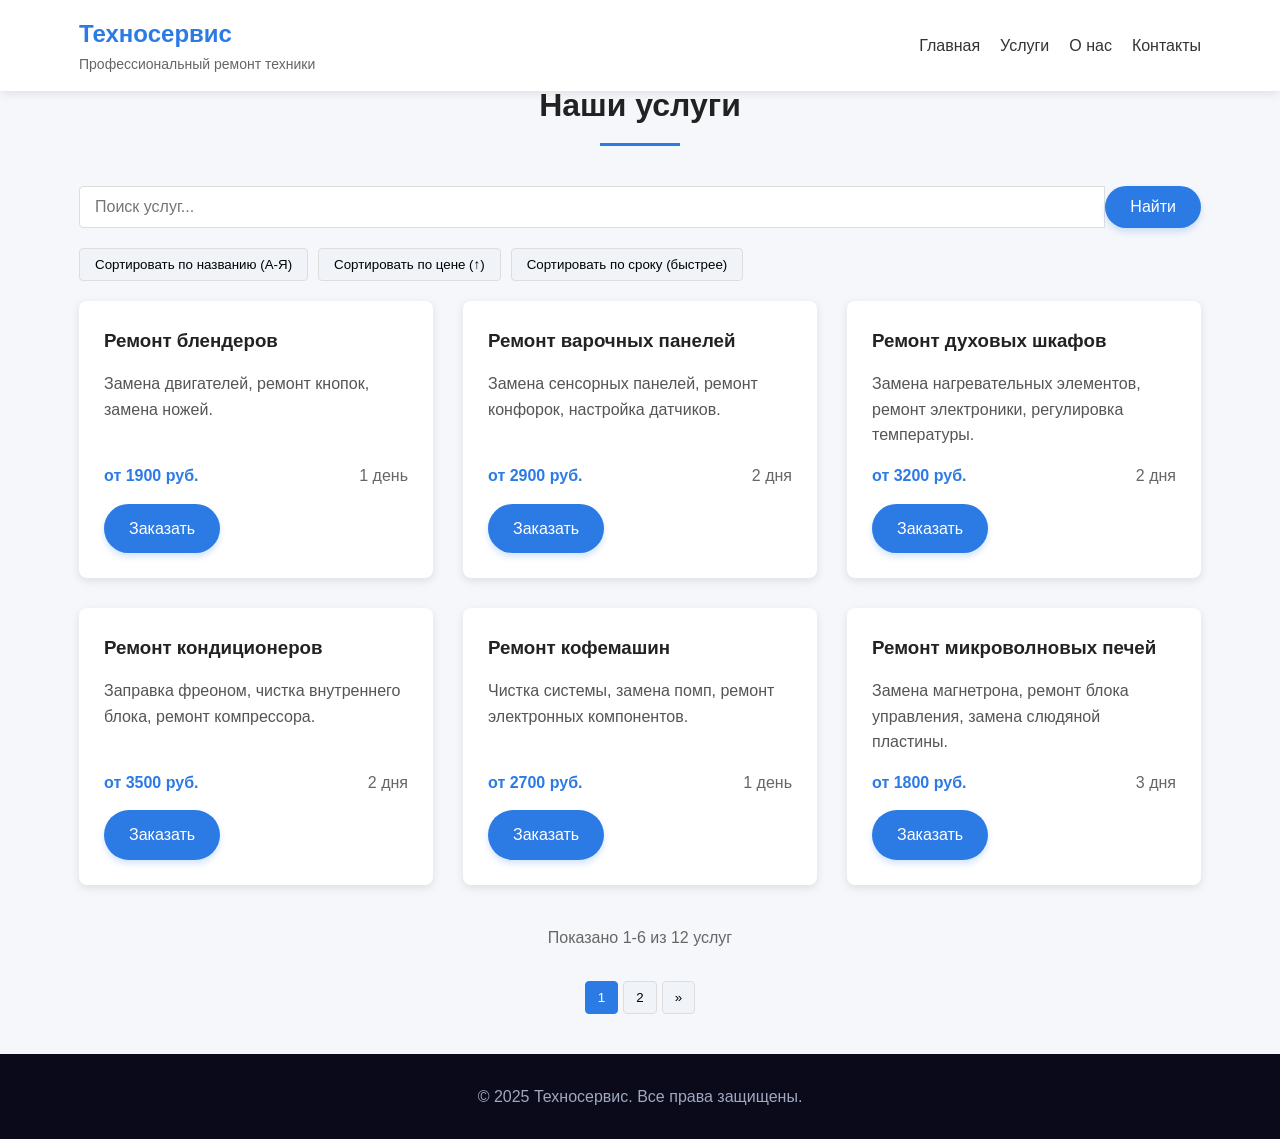
<file: services.html>
<!DOCTYPE html>
<html lang="ru">
<head>
    <meta charset="UTF-8">
    <meta name="viewport" content="width=device-width, initial-scale=1.0">
    <title>Наши услуги | Техносервис</title>
    <link rel="stylesheet" href="styles.css">
    <style>
        .pagination {
            display: flex;
            justify-content: center;
            margin-top: 30px;
            gap: 5px;
        }
        
        .page-btn {
            padding: 8px 12px;
            background-color: #f0f4f9;
            border: 1px solid #ddd;
            border-radius: 4px;
            cursor: pointer;
            transition: all 0.3s;
        }
        
        .page-btn.active {
            background-color: #2c7be5;
            color: white;
            border-color: #2c7be5;
        }
        
        .page-btn:hover:not(.active) {
            background-color: #e0e8f0;
        }
        
        .page-info {
            text-align: center;
            margin-top: 15px;
            color: #666;
        }
        
        .no-results {
            text-align: center;
            grid-column: 1 / -1;
            padding: 40px;
            color: #666;
            font-size: 18px;
        }
    </style>
</head>
<body>
    <header class="header">
        <div class="container">
            <div class="logo">
                <h1>Техносервис</h1>
                <p>Профессиональный ремонт техники</p>
            </div>
            <nav class="nav">
                <ul>
                    <li><a href="index.html">Главная</a></li>
                    <li><a href="services.html">Услуги</a></li>
                    <li><a href="about.html">О нас</a></li>
                    <li><a href="contacts.html">Контакты</a></li>
                </ul>
            </nav>
        </div>
    </header>

    <section class="services">
        <div class="container">
            <h2 class="section-title">Наши услуги</h2>
            
            <div class="search-container">
                <input type="text" id="search-input" placeholder="Поиск услуг..." class="search-input">
                <button id="search-btn" class="btn">Найти</button>
            </div>
            
            <div class="sort-options">
                <button class="sort-btn" data-sort="name" data-order="asc">Сортировать по названию (А-Я)</button>
                <button class="sort-btn" data-sort="price" data-order="asc">Сортировать по цене (↑)</button>
                <button class="sort-btn" data-sort="time" data-order="asc">Сортировать по сроку (быстрее)</button>
            </div>
            
            <div class="services-grid" id="services-container">
            </div>
            
            <div class="page-info" id="page-info"></div>
            <div class="pagination" id="pagination"></div>
        </div>
    </section>

    <footer class="footer">
        <div class="container">
            <p>© 2025 Техносервис. Все права защищены.</p>
        </div>
    </footer>

    <script>
        document.addEventListener('DOMContentLoaded', function() {
            const services = [
                {
                    name: "Ремонт холодильников",
                    description: "Устранение утечки фреона, замена компрессора, ремонт электроники.",
                    price: 3000,
                    time: 2
                },
                {
                    name: "Ремонт стиральных машин",
                    description: "Замена подшипников, ремонт электронных модулей, устранение протечек.",
                    price: 2500,
                    time: 7
                },
                {
                    name: "Ремонт телевизоров",
                    description: "Замена матрицы, ремонт блока питания, настройка программного обеспечения.",
                    price: 4000,
                    time: 3
                },
                {
                    name: "Ремонт посудомоечных машин",
                    description: "Устранение засоров, замена насосов, ремонт электронных плат.",
                    price: 2800,
                    time: 2
                },
                {
                    name: "Ремонт микроволновых печей",
                    description: "Замена магнетрона, ремонт блока управления, замена слюдяной пластины.",
                    price: 1800,
                    time: 3
                },
                {
                    name: "Ремонт кондиционеров",
                    description: "Заправка фреоном, чистка внутреннего блока, ремонт компрессора.",
                    price: 3500,
                    time: 2
                },
                {
                    name: "Ремонт духовых шкафов",
                    description: "Замена нагревательных элементов, ремонт электроники, регулировка температуры.",
                    price: 3200,
                    time: 2
                },
                {
                    name: "Ремонт варочных панелей",
                    description: "Замена сенсорных панелей, ремонт конфорок, настройка датчиков.",
                    price: 2900,
                    time: 2
                },
                {
                    name: "Ремонт кофемашин",
                    description: "Чистка системы, замена помп, ремонт электронных компонентов.",
                    price: 2700,
                    time: 1
                },
                {
                    name: "Ремонт пылесосов",
                    description: "Замена двигателей, ремонт фильтров, устранение засоров.",
                    price: 2200,
                    time: 1
                },
                {
                    name: "Ремонт мультиварок",
                    description: "Замена нагревательных элементов, ремонт электронных плат, настройка программ.",
                    price: 2100,
                    time: 1
                },
                {
                    name: "Ремонт блендеров",
                    description: "Замена двигателей, ремонт кнопок, замена ножей.",
                    price: 1900,
                    time: 1
                }
            ];

            const servicesContainer = document.getElementById('services-container');
            const searchInput = document.getElementById('search-input');
            const searchBtn = document.getElementById('search-btn');
            const sortButtons = document.querySelectorAll('.sort-btn');
            const pageInfo = document.getElementById('page-info');
            const pagination = document.getElementById('pagination');

            const itemsPerPage = 6;
            let currentPage = 1;
            let filteredServices = [...services];
            let sortConfig = { key: 'name', order: 'asc' };

            renderServices();
            renderPagination();

            searchBtn.addEventListener('click', performSearch);
            searchInput.addEventListener('keyup', function(e) {
                if (e.key === 'Enter') performSearch();
            });

            sortButtons.forEach(button => {
                button.addEventListener('click', function() {
                    const sortKey = this.dataset.sort;
                    const sortOrder = this.dataset.order;
                    
                    if (sortConfig.key === sortKey) {
                        sortConfig.order = sortConfig.order === 'asc' ? 'desc' : 'asc';
                        this.dataset.order = sortConfig.order;
                        
                        if (sortKey === 'name') {
                            this.textContent = `Сортировать по названию (${sortConfig.order === 'asc' ? 'А-Я' : 'Я-А'})`;
                        } else if (sortKey === 'price') {
                            this.textContent = `Сортировать по цене (${sortConfig.order === 'asc' ? '↑' : '↓'})`;
                        } else if (sortKey === 'time') {
                            this.textContent = `Сортировать по сроку (${sortConfig.order === 'asc' ? 'быстрее' : 'дольше'})`;
                        }
                    } else {
                        sortConfig = { key: sortKey, order: sortOrder };
                        
                        sortButtons.forEach(btn => {
                            if (btn !== this) {
                                btn.dataset.order = 'asc';
                                if (btn.dataset.sort === 'name') btn.textContent = 'Сортировать по названию (А-Я)';
                                else if (btn.dataset.sort === 'price') btn.textContent = 'Сортировать по цене (↑)';
                                else if (btn.dataset.sort === 'time') btn.textContent = 'Сортировать по сроку (быстрее)';
                            }
                        });
                    }
                    
                    currentPage = 1;
                    renderServices();
                    renderPagination();
                });
            });

            function performSearch() {
                const searchTerm = searchInput.value.toLowerCase();
                filteredServices = services.filter(service => 
                    service.name.toLowerCase().includes(searchTerm) || 
                    service.description.toLowerCase().includes(searchTerm)
                );
                currentPage = 1;
                renderServices();
                renderPagination();
            }

            function sortServices() {
                filteredServices.sort((a, b) => {
                    let compareResult;
                    
                    if (sortConfig.key === 'name') {
                        compareResult = a.name.localeCompare(b.name);
                    } else {
                        compareResult = a[sortConfig.key] - b[sortConfig.key];
                    }
                    
                    return sortConfig.order === 'asc' ? compareResult : -compareResult;
                });
            }

            function renderServices() {
                sortServices();
                
                const startIndex = (currentPage - 1) * itemsPerPage;
                const endIndex = startIndex + itemsPerPage;
                const paginatedServices = filteredServices.slice(startIndex, endIndex);
                
                servicesContainer.innerHTML = '';
                
                if (paginatedServices.length === 0) {
                    servicesContainer.innerHTML = '<div class="no-results">Ничего не найдено. Попробуйте изменить параметры поиска.</div>';
                    return;
                }
                
                paginatedServices.forEach(service => {
                    const serviceCard = document.createElement('div');
                    serviceCard.className = 'service-card';
                    serviceCard.dataset.name = service.name;
                    serviceCard.dataset.price = service.price;
                    serviceCard.dataset.time = service.time;
                    
                    serviceCard.innerHTML = `
                        <h3>${service.name}</h3>
                        <p>${service.description}</p>
                        <div class="service-meta">
                            <span class="service-price">от ${service.price} руб.</span>
                            <span class="service-time">${service.time} ${getDayText(service.time)}</span>
                        </div>
                        <a href="contacts.html" class="btn">Заказать</a>
                    `;
                    
                    servicesContainer.appendChild(serviceCard);
                });
                
                updatePageInfo();
            }

            function getDayText(days) {
                if (days % 10 === 1 && days % 100 !== 11) return 'день';
                if ([2, 3, 4].includes(days % 10) && ![12, 13, 14].includes(days % 100)) return 'дня';
                return 'дней';
            }

            function renderPagination() {
                const totalPages = Math.ceil(filteredServices.length / itemsPerPage);
                
                pagination.innerHTML = '';
                
                if (totalPages <= 1) return;
                
                if (currentPage > 1) {
                    const prevBtn = document.createElement('button');
                    prevBtn.className = 'page-btn';
                    prevBtn.innerHTML = '&laquo;';
                    prevBtn.addEventListener('click', () => {
                        currentPage--;
                        renderServices();
                        renderPagination();
                    });
                    pagination.appendChild(prevBtn);
                }
                
                for (let i = 1; i <= totalPages; i++) {
                    const pageBtn = document.createElement('button');
                    pageBtn.className = `page-btn ${i === currentPage ? 'active' : ''}`;
                    pageBtn.textContent = i;
                    pageBtn.addEventListener('click', () => {
                        currentPage = i;
                        renderServices();
                        renderPagination();
                    });
                    pagination.appendChild(pageBtn);
                }
                
                if (currentPage < totalPages) {
                    const nextBtn = document.createElement('button');
                    nextBtn.className = 'page-btn';
                    nextBtn.innerHTML = '&raquo;';
                    nextBtn.addEventListener('click', () => {
                        currentPage++;
                        renderServices();
                        renderPagination();
                    });
                    pagination.appendChild(nextBtn);
                }
            }

            function updatePageInfo() {
                const totalItems = filteredServices.length;
                const startItem = (currentPage - 1) * itemsPerPage + 1;
                const endItem = Math.min(currentPage * itemsPerPage, totalItems);
                
                if (totalItems === 0) {
                    pageInfo.textContent = 'Нет услуг для отображения';
                } else {
                    pageInfo.textContent = `Показано ${startItem}-${endItem} из ${totalItems} услуг`;
                }
            }
        });
    </script>
</body>
</html>
</file>
<file: styles.css>
* {
    margin: 0;
    padding: 0;
    box-sizing: border-box;
    font-family: 'Arial', sans-serif;
}

body {
    line-height: 1.6;
    color: #333;
}

.container {
    width: 90%;
    max-width: 1200px;
    margin: 0 auto;
    padding: 0 15px;
}

.btn {
    display: inline-block;
    padding: 10px 20px;
    background-color: #2c7be5;
    color: white;
    text-decoration: none;
    border-radius: 4px;
    transition: background-color 0.3s;
    border: none;
    cursor: pointer;
    font-size: 16px;
}

.btn:hover {
    background-color: #1a68d1;
}

.header {
    background-color: #fff;
    box-shadow: 0 2px 10px rgba(0, 0, 0, 0.1);
    padding: 15px 0;
    position: fixed;
    width: 100%;
    z-index: 1000;
}

.header .container {
    display: flex;
    justify-content: space-between;
    align-items: center;
}

.logo h1 {
    color: #2c7be5;
    font-size: 24px;
}

.logo p {
    font-size: 14px;
    color: #666;
}

.nav ul {
    display: flex;
    list-style: none;
}

.nav ul li {
    margin-left: 20px;
}

.nav ul li a {
    text-decoration: none;
    color: #333;
    font-weight: 500;
    transition: color 0.3s;
}

.nav ul li a:hover {
    color: #2c7be5;
}

.slider {
    padding-top: 80px;
    height: 500px;
    background-color: #f5f7fa;
    position: relative;
    overflow: hidden;
}

.slide {
    display: flex;
    align-items: center;
    justify-content: space-between;
    height: 100%;
    position: absolute;
    width: 100%;
}

.slide-content {
    flex: 1;
    padding: 0 50px;
}

.slide-content h2 {
    font-size: 36px;
    margin-bottom: 20px;
    color: #222;
}

.slide-content p {
    font-size: 18px;
    margin-bottom: 30px;
    color: #555;
}

.slide-image {
    flex: 1;
    height: 100%;
    display: flex;
    align-items: center;
    justify-content: center;
}

.slide-image img {
    max-height: 80%;
    max-width: 80%;
    object-fit: contain;
}

.slider-dots {
    position: absolute;
    bottom: 30px;
    left: 50%;
    transform: translateX(-50%);
    display: flex;
}

.dot {
    width: 12px;
    height: 12px;
    border-radius: 50%;
    background-color: #ccc;
    margin: 0 5px;
    cursor: pointer;
}

.dot.active {
    background-color: #2c7be5;
}

.info-blocks {
    padding: 60px 0;
    background-color: #fff;
}

.info-blocks .container {
    display: flex;
    justify-content: space-between;
    flex-wrap: wrap;
}

.info-block {
    flex: 1;
    min-width: 250px;
    margin: 15px;
    padding: 30px;
    text-align: center;
    background-color: #f9fafc;
    border-radius: 8px;
    transition: transform 0.3s, box-shadow 0.3s;
}

.info-block:hover {
    transform: translateY(-5px);
    box-shadow: 0 5px 15px rgba(0, 0, 0, 0.1);
}

.info-icon {
    width: 100px;
    height: 100px;
    margin: 0 auto 20px;
    display: flex;
    align-items: center;
    justify-content: center;
    background-color: #e6f0fd;
    border-radius: 50%;
}

.info-icon img {
    width: 60px;
    height: 60px;
    object-fit: contain;
}

.info-block h3 {
    margin-bottom: 15px;
    color: #222;
}

.services {
    padding: 80px 0 40px;
    background-color: #f5f7fa;
}

.section-title {
    text-align: center;
    margin-bottom: 40px;
    font-size: 32px;
    color: #222;
}

.search-container {
    display: flex;
    margin-bottom: 20px;
}

.search-input {
    flex: 1;
    padding: 10px 15px;
    border: 1px solid #ddd;
    border-radius: 4px 0 0 4px;
    font-size: 16px;
}

.sort-options {
    display: flex;
    gap: 10px;
    margin-bottom: 20px;
    flex-wrap: wrap;
}

.sort-btn {
    padding: 8px 15px;
    background-color: #f0f4f9;
    border: 1px solid #ddd;
    border-radius: 4px;
    cursor: pointer;
    transition: all 0.3s;
}

.sort-btn:hover {
    background-color: #e0e8f0;
}

.services-grid {
    display: grid;
    grid-template-columns: repeat(auto-fill, minmax(300px, 1fr));
    gap: 30px;
    margin-bottom: 40px;
}

.service-card {
    background-color: #fff;
    border-radius: 8px;
    padding: 25px;
    box-shadow: 0 3px 10px rgba(0, 0, 0, 0.1);
    transition: transform 0.3s;
    display: flex;
    flex-direction: column;
}

.service-card:hover {
    transform: translateY(-5px);
}

.service-card h3 {
    margin-bottom: 15px;
    color: #222;
}

.service-card p {
    margin-bottom: 15px;
    color: #555;
    flex-grow: 1;
}

.service-meta {
    display: flex;
    justify-content: space-between;
    margin-bottom: 15px;
}

.service-price {
    font-weight: bold;
    color: #2c7be5;
}

.service-time {
    color: #666;
}

.service-card .btn {
    align-self: flex-start;
    margin-top: auto;
}

.footer {
    background-color: #222;
    color: #fff;
    padding: 20px 0;
    text-align: center;
}

.about-section {
    padding: 80px 0 40px;
    background-color: #fff;
}

.about-content {
    display: flex;
    gap: 40px;
    align-items: center;
    margin-bottom: 60px;
}

.about-text {
    flex: 1;
}

.about-text h3 {
    margin: 25px 0 15px;
    color: #222;
}

.about-text ul {
    margin-left: 20px;
    margin-bottom: 20px;
}

.about-text li {
    margin-bottom: 10px;
}

.about-image {
    flex: 1;
}

.about-image img {
    width: 100%;
    border-radius: 8px;
    box-shadow: 0 5px 15px rgba(0, 0, 0, 0.1);
}

.team-section {
    padding: 60px 0;
    background-color: #f5f7fa;
}

.team-grid {
    display: grid;
    grid-template-columns: repeat(auto-fill, minmax(300px, 1fr));
    gap: 30px;
}

.team-member {
    background-color: #fff;
    padding: 25px;
    border-radius: 8px;
    box-shadow: 0 3px 10px rgba(0, 0, 0, 0.1);
    text-align: center;
}

.member-photo {
    width: 150px;
    height: 150px;
    border-radius: 50%;
    overflow: hidden;
    margin: 0 auto 20px;
    border: 3px solid #e6f0fd;
}

.member-photo img {
    width: 100%;
    height: 100%;
    object-fit: cover;
}

.team-member h3 {
    margin-bottom: 5px;
    color: #222;
}

.position {
    color: #2c7be5;
    font-weight: bold;
    margin-bottom: 5px;
}

.contacts {
    margin-bottom: 5px;
    color: #555;
}

.contacts a {
    color: inherit;
    text-decoration: none;
    transition: color 0.3s;
}

.contacts a:hover {
    color: #2c7be5;
}

.experience {
    margin-bottom: 15px;
    color: #666;
    font-style: italic;
}

.team-member .btn {
    margin-top: 15px;
}

.contact-page {
    padding: 80px 0;
    background-color: #fff;
}

.contact-container {
    display: flex;
    gap: 40px;
    margin-bottom: 50px;
}

.contact-info, .contact-form {
    flex: 1;
    background-color: #f9fafc;
    padding: 30px;
    border-radius: 8px;
    box-shadow: 0 3px 10px rgba(0, 0, 0, 0.1);
}

.contact-info h3, .contact-form h3 {
    margin-bottom: 25px;
    color: #222;
    font-size: 24px;
}

.info-item {
    margin-bottom: 20px;
}

.info-item h4 {
    color: #2c7be5;
    margin-bottom: 5px;
    font-size: 18px;
}

.social-links {
    margin-top: 30px;
}

.social-icons {
    display: flex;
    gap: 15px;
    margin-top: 10px;
}

.social-icons a {
    transition: transform 0.3s;
}

.social-icons a:hover {
    transform: scale(1.1);
}

.form-group {
    margin-bottom: 20px;
}

.form-group label {
    display: block;
    margin-bottom: 8px;
    font-weight: 500;
}

.form-group input,
.form-group textarea {
    width: 100%;
    padding: 12px 15px;
    border: 1px solid #ddd;
    border-radius: 4px;
    font-size: 16px;
}

.form-group textarea {
    min-height: 120px;
    resize: vertical;
}

.map-container {
    margin-top: 40px;
}

.map-container h3 {
    margin-bottom: 20px;
    color: #222;
    font-size: 24px;
}

.static-map {
    width: 100%;
    height: 400px;
    object-fit: cover;
    border-radius: 8px;
    box-shadow: 0 3px 10px rgba(0, 0, 0, 0.1);
}

@media (max-width: 768px) {
    .header .container {
        flex-direction: column;
        text-align: center;
    }
    
    .nav ul {
        margin-top: 15px;
        justify-content: center;
    }
    
    .nav ul li {
        margin: 0 10px;
    }
    
    .slide {
        flex-direction: column;
        text-align: center;
        padding: 40px 20px;
    }
    
    .slide-content {
        padding: 0;
        margin-bottom: 30px;
    }
    
    .about-content {
        flex-direction: column;
    }
    
    .about-image {
        margin-top: 30px;
    }
    
    .info-block {
        min-width: 100%;
    }

    .contact-container {
        flex-direction: column;
    }
}
.animate-on-scroll {
    opacity: 0;
    transform: translateY(30px);
    transition: opacity 0.6s ease-out, transform 0.6s ease-out;
}

.animate-on-scroll.animated {
    opacity: 1;
    transform: translateY(0);
}

.prev-btn, .next-btn {
    position: absolute;
    top: 50%;
    transform: translateY(-50%);
    width: 50px;
    height: 50px;
    background-color: rgba(0, 0, 0, 0.5);
    color: white;
    border: none;
    border-radius: 50%;
    font-size: 20px;
    cursor: pointer;
    z-index: 10;
    transition: background-color 0.3s;
}

.prev-btn:hover, .next-btn:hover {
    background-color: rgba(0, 0, 0, 0.8);
}

.prev-btn {
    left: 20px;
}

.next-btn {
    right: 20px;
}

.slide {
    display: none;
    align-items: center;
    justify-content: space-between;
    height: 100%;
    position: absolute;
    width: 100%;
}

.slide.active {
    display: flex;
}

.modal {
    display: none;
    position: fixed;
    z-index: 2000;
    left: 0;
    top: 0;
    width: 100%;
    height: 100%;
    background-color: rgba(0, 0, 0, 0.9);
    overflow: auto;
}

.modal-content {
    margin: auto;
    display: block;
    width: 80%;
    max-width: 800px;
    max-height: 80vh;
    margin-top: 10vh;
}

.close {
    position: absolute;
    top: 20px;
    right: 35px;
    color: #f1f1f1;
    font-size: 40px;
    font-weight: bold;
    cursor: pointer;
}

.reviews-section {
    padding: 60px 0;
    background-color: #fff;
}

.review-form {
    max-width: 600px;
    margin: 0 auto 40px;
    padding: 20px;
    background-color: #f9fafc;
    border-radius: 8px;
    box-shadow: 0 3px 10px rgba(0, 0, 0, 0.1);
}

.review-form h3 {
    margin-bottom: 20px;
    text-align: center;
}

.reviews-container {
    max-width: 800px;
    margin: 0 auto;
}

.review {
    background-color: #fff;
    padding: 20px;
    margin-bottom: 20px;
    border-radius: 8px;
    box-shadow: 0 3px 10px rgba(0, 0, 0, 0.1);
}

.review-header {
    display: flex;
    justify-content: space-between;
    margin-bottom: 10px;
    font-weight: bold;
}

.review-date {
    color: #666;
    font-size: 14px;
}

.animate-on-scroll {
    opacity: 0;
    transform: translateY(30px);
    transition: opacity 0.6s ease-out, transform 0.6s ease-out;
}

.animate-on-scroll.animated {
    opacity: 1;
    transform: translateY(0);
}
body {
    font-family: 'Segoe UI', Tahoma, Geneva, Verdana, sans-serif;
    margin: 0;
    padding: 0;
    color: #333;
    line-height: 1.6;
}

.container {
    width: 90%;
    max-width: 1200px;
    margin: 0 auto;
    padding: 0 15px;
}

.btn {
    display: inline-block;
    padding: 12px 25px;
    background-color: #2c7be5;
    color: white;
    text-decoration: none;
    border-radius: 30px;
    transition: all 0.3s;
    font-weight: 500;
    border: none;
    cursor: pointer;
    font-size: 16px;
    box-shadow: 0 4px 6px rgba(44, 123, 229, 0.2);
}

.btn:hover {
    background-color: #1a68d1;
    transform: translateY(-2px);
    box-shadow: 0 6px 8px rgba(44, 123, 229, 0.3);
}

.brand-corner {
    position: absolute;
    top: 20px;
    left: 20px;
    z-index: 100;
}

.brand-corner h1 {
    font-size: 24px;
    color: #2c7be5;
    margin: 0;
    font-weight: 700;
    letter-spacing: 0.5px;
}

.brand-corner p {
    font-size: 13px;
    color: #6e84a3;
    margin: 3px 0 0;
}

.floating-nav {
    position: fixed;
    bottom: 30px;
    right: 30px;
    background: white;
    border-radius: 50px;
    padding: 10px;
    box-shadow: 0 10px 30px rgba(0, 0, 0, 0.1);
    z-index: 1000;
    display: flex;
    gap: 5px;
}

.floating-nav a {
    display: inline-block;
    padding: 10px 20px;
    color: #4a5d7e;
    text-decoration: none;
    font-weight: 500;
    border-radius: 30px;
    transition: all 0.3s;
}

.floating-nav a:hover {
    background: #f0f4f9;
    color: #2c7be5;
}

.floating-nav a.active {
    background: #2c7be5;
    color: white;
}

.contact-page {
    padding: 80px 0;
}

.section-title {
    text-align: center;
    margin-bottom: 40px;
    font-size: 32px;
    color: #222;
    position: relative;
    padding-bottom: 15px;
}

.section-title::after {
    content: '';
    position: absolute;
    bottom: 0;
    left: 50%;
    transform: translateX(-50%);
    width: 80px;
    height: 3px;
    background: #2c7be5;
}

.contact-container {
    display: flex;
    gap: 40px;
    margin-bottom: 50px;
}

.contact-info, .contact-form {
    flex: 1;
    background-color: #f9fafc;
    padding: 30px;
    border-radius: 10px;
    box-shadow: 0 5px 15px rgba(0, 0, 0, 0.05);
}

.contact-info h3, .contact-form h3 {
    margin-bottom: 25px;
    color: #222;
    font-size: 24px;
}

.info-item {
    margin-bottom: 20px;
}

.info-item h4 {
    color: #2c7be5;
    margin-bottom: 5px;
    font-size: 18px;
}

.social-links {
    margin-top: 30px;
}

.social-icons {
    display: flex;
    gap: 15px;
    margin-top: 10px;
}

.social-icons a {
    transition: transform 0.3s;
    display: inline-block;
}

.social-icons a:hover {
    transform: scale(1.1);
}

.social-icons img {
    width: 40px;
    height: 40px;
}

.form-group {
    margin-bottom: 20px;
}

.form-group label {
    display: block;
    margin-bottom: 8px;
    font-weight: 500;
}

.form-group input,
.form-group textarea {
    width: 100%;
    padding: 12px 15px;
    border: 1px solid #ddd;
    border-radius: 4px;
    font-size: 16px;
    transition: border-color 0.3s;
}

.form-group input:focus,
.form-group textarea:focus {
    border-color: #2c7be5;
    outline: none;
}

.form-group textarea {
    min-height: 120px;
    resize: vertical;
}

.map-container {
    margin-top: 40px;
}

.map-container h3 {
    margin-bottom: 20px;
    color: #222;
    font-size: 24px;
}

.static-map {
    width: 100%;
    height: 400px;
    object-fit: cover;
    border-radius: 8px;
    box-shadow: 0 5px 15px rgba(0, 0, 0, 0.05);
}

.error-message {
    color: #e74c3c;
    font-size: 0.8em;
    margin-top: 5px;
    display: none;
}

input.error, textarea.error {
    border-color: #e74c3c !important;
}

input.error + .error-message,
textarea.error + .error-message {
    display: block;
}

.footer {
    background-color: #0a0a1a;
    color: #a0a8c0;
    padding: 30px 0;
    text-align: center;
}

@media (max-width: 768px) {
    .contact-container {
        flex-direction: column;
    }
    
    .floating-nav {
        bottom: 15px;
        right: 15px;
        padding: 8px;
    }
    
    .floating-nav a {
        padding: 8px 15px;
        font-size: 14px;
    }
    
    .brand-corner {
        position: static;
        text-align: center;
        margin-bottom: 20px;
    }
}
</file>
